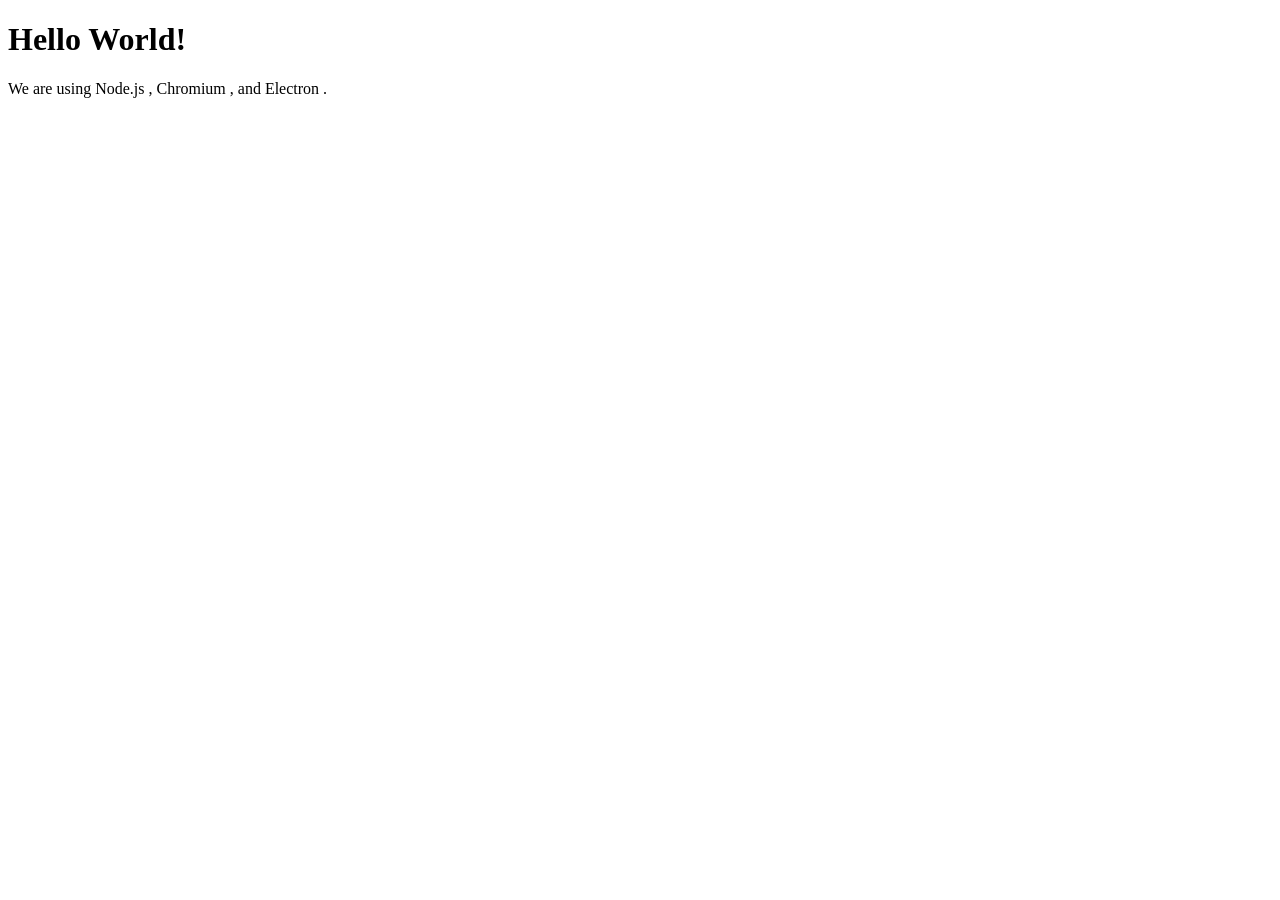
<file: circuitjs1/app/index.html>
<!DOCTYPE html>
<html>
  <head>
    <meta charset="UTF-8">
    <title>CircuitJS1</title>
  </head>
  <body>
    <h1>Hello World!</h1>
    <!-- All of the Node.js APIs are available in this renderer process. -->
    We are using Node.js <script>document.write(process.versions.node)</script>,
    Chromium <script>document.write(process.versions.chrome)</script>,
    and Electron <script>document.write(process.versions.electron)</script>.

    <script>
      // You can also require other files to run in this process
      const electron = require('electron')
      require('./renderer.js')
    </script>
  </body>
</html>
</file>
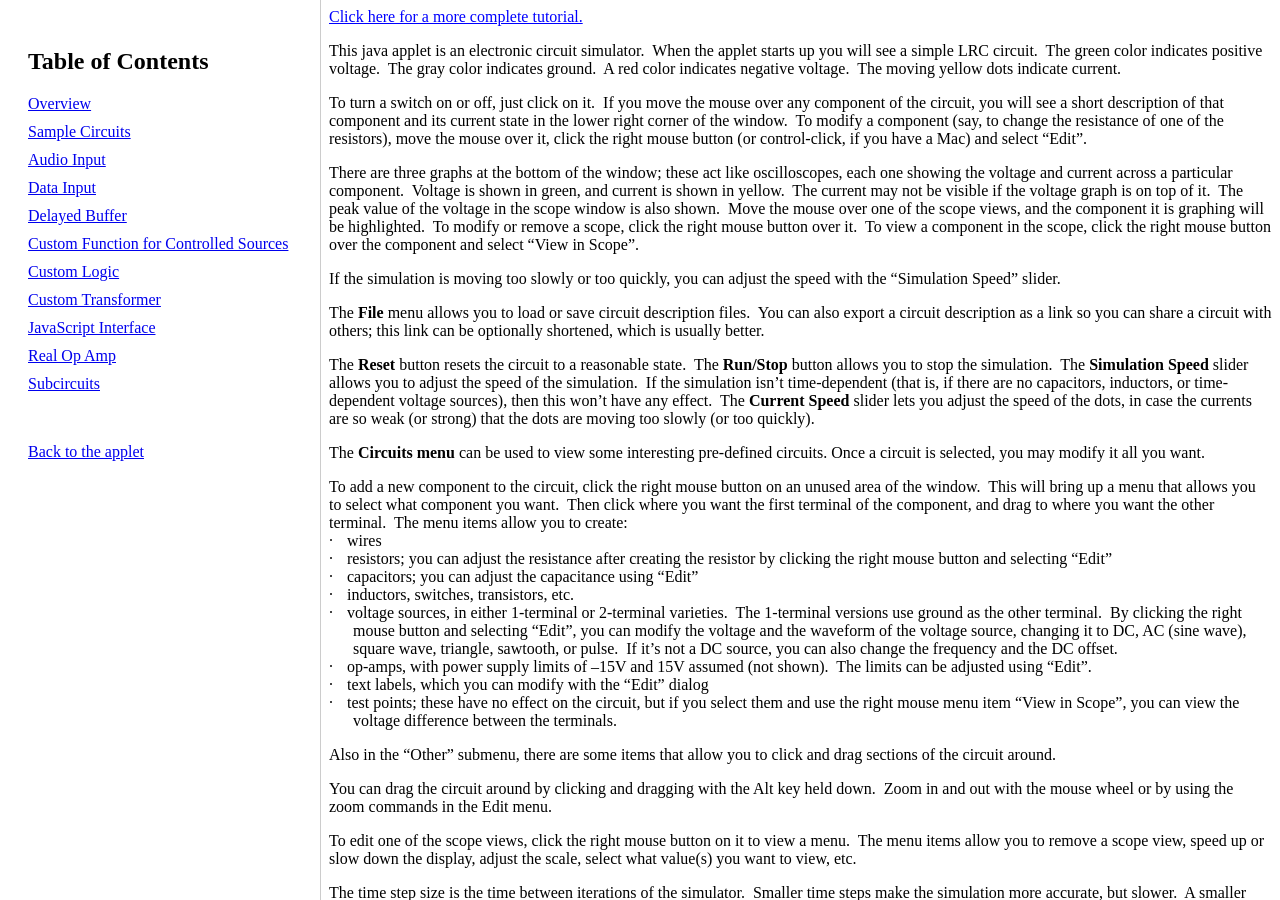
<file: circuitjs1/site/doc/index.html>
<!DOCTYPE html>
<html lang="en">
<head>
    <meta charset="UTF-8">
    <meta name="viewport" content="width=device-width, initial-scale=1.0">
    <title>CircuitJS1 Documentation</title>
    <style>
        body {
            margin: 0;
            padding: 0;
            font-family: Arial, sans-serif;
            display: flex;
            height: 100vh;
            overflow: hidden;
        }
        #toc {
            width: 25%;
            border-right: 1px solid #ccc;
            overflow-y: auto;
        }
        #content {
            width: 75%;
            overflow-y: auto;
        }
        iframe {
            width: 100%;
            height: 100%;
            border: none;
        }
    </style>
</head>
<body>
    <div id="toc">
        <iframe src="toc.html" frameborder="0"></iframe>
    </div>
    <div id="content">
        <iframe src="overview.html" frameborder="0"></iframe>
    </div>
</body>

</html>
</file>
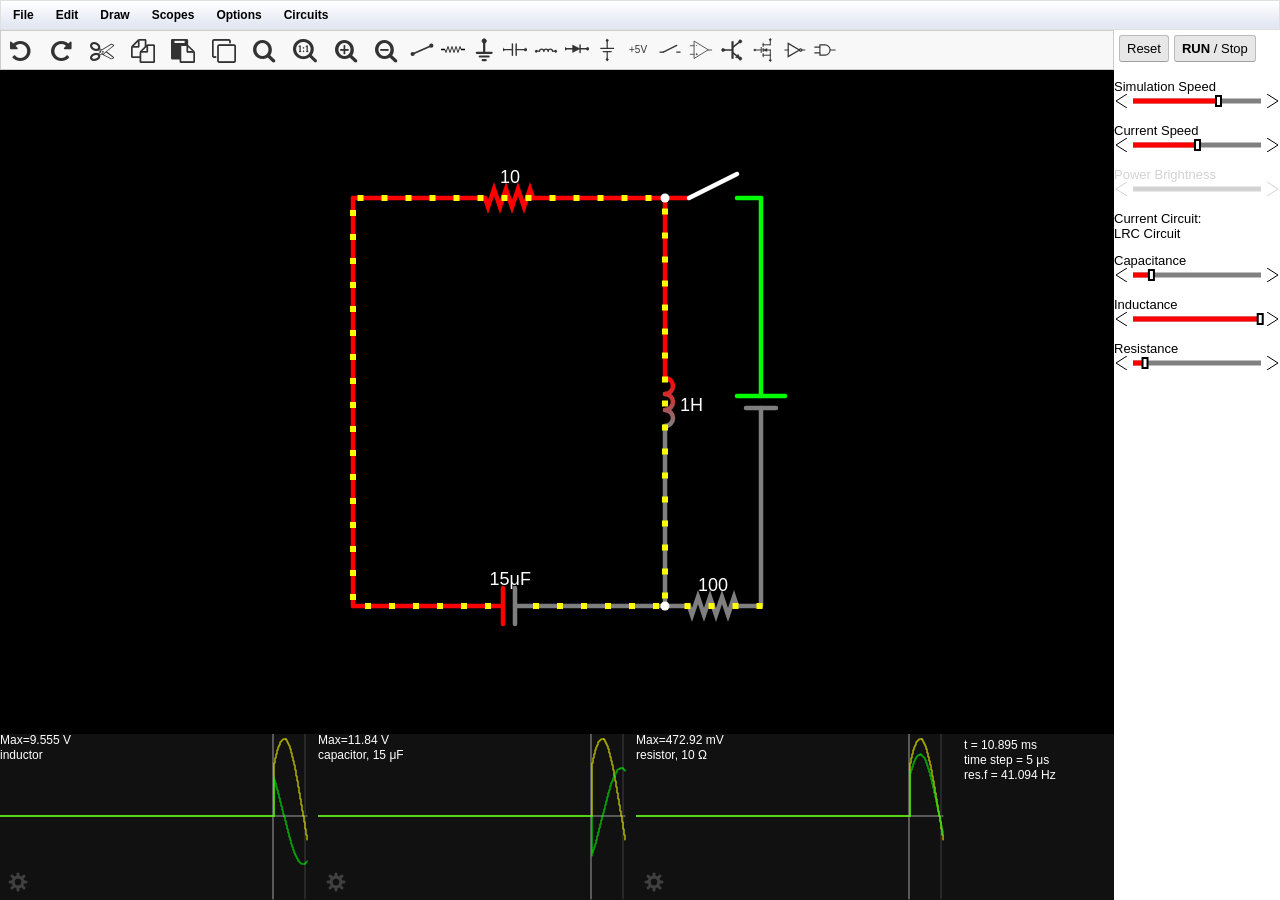
<file: circuitjs1/site/circuitjs.html>
<!DOCTYPE html>
<html>
  <head>
  <link rel="manifest" href="/circuit/manifest.json">
  
    <!-- Properties can be specified to influence deferred binding -->
    <meta name='gwt:property' content='locale=en_UK'>
    
    
    <!-- Titles are optional, but useful -->
    <title></title>

<style>
.disabled {
	color: lightgray
}
.topSpace {
	margin-top: 12px;
}
.cursorPointer {
   cursor: default;
}
.cursorCross {
   cursor: crosshair;
}

.cursorSplitter {
   cursor: row-resize;
}

.gwt-MenuItem-disabled {
	color: lightgray;
}
.offScreen {
	position: absolute;
	right: 101%;
	overflow: hidden;
}
.gwt-Frame{
	scrolling="no";
	border: 0px !important;
}

.gwt-MenuItem {
	font-size: 12px !important;
}

.gwt-MenuBar-horizontal {
	font-size: 12px !important;
	}
	
.gwt-Label-selected {
	font-size: 1.3em;
	font-weight: 700;
	border-top: 1px solid black;
	border-bottom: 1px solid black;
}
.gwt-Label-1off {
	color: DarkGray;
}

.gwt-Label-2off {
	font-size:0.8em;
	color: LightGray;
}

.gwt-Label-current {
}

.gwt-Button.chbut {
	padding:3px;
	margin: 3px;
}

.gwt-Button.chbut.chsel {
	font-weight: bold;
}

.gwt-Button.chbut-black {
	background: black;
	color: white;
}

.gwt-Button.chbut-white {
	background: white;
	color: black;
}

.gwt-TextBox.scalebox {
	width: 100px;
}

.gwt-Button.expand-but {
	line-height: 0;
	font-size: 13px;
	margin-right: 5px;
	border-radius:0px;
	display: inline-block;
	text-align: center;
	width: 15px;
	height: 15px;
	padding-left: 0;
	padding-right: 0;
	padding-bottom:1px;
	padding-top:0;
	margin-bottom:1px;
	background:gray;
	color:white;
}


.topButton-red {
    margin-top: 5px;
    margin-bottom: 5px;
    margin-left:5px;
    padding: 5px 7px;
    text-decoration: none;
    color: #ffffff;
    cursor: pointer;
    cursor: hand;
    font-size: small;
    background-color: #ff0000; 
    border: 1px solid #bbb;
    border-bottom: 1px solid #a0a0a0;
    border-radius: 3px;
    -moz-border-radius: 3px;
}

.topButton {
    margin-top: 5px;
    margin-bottom: 5px;
    margin-left:5px;
    padding: 5px 7px;
    text-decoration: none;
    cursor: pointer;
    cursor: hand;
    font-size: small;
    background-color: #e7e7e7; 
    border: 1px solid #bbb;
    border-bottom: 1px solid #a0a0a0;
    border-radius: 3px;
    -moz-border-radius: 3px;
}

.radioPanel label {
	margin-right: 15px;
}

</style>

<link rel="stylesheet" href="font/fontello.css">

</head>
  <body>
  <!-- Include the next line to allow support for dropbox import/export. You will need your own app key. -->
  <!--<script type="text/javascript" src="https://www.dropbox.com/static/api/2/dropins.js" id="dropboxjs" data-app-key="YOUR_KEY"></script>-->

  <script language="javascript" src="lz-string.min.js"></script>
   
    <!-- This script tag is what actually loads the GWT module.  The -->
    <!-- 'nocache.js' file (also called a "selection script") is     -->
    <!-- produced by the GWT compiler in the module output directory -->
    <!-- or generated automatically in development mode.             -->
    <script language="javascript" src="circuitjs1/circuitjs1.nocache.js"></script>
    
    <!-- Include a history iframe to enable full GWT history support -->
    <!-- (the id must be exactly as shown)                           -->
    <iframe src="javascript:''" id="__gwt_historyFrame" style="width:0;height:0;border:0"></iframe>
    
    <script>
    if ('serviceWorker' in navigator) {
      window.addEventListener('load', () => {
	navigator.serviceWorker.register('service-worker.js').then(registration => {
	  console.log('Service Worker registered with scope:', registration.scope);
	}).catch(error => {
	  console.error('Service Worker registration failed:', error);
	});
      });
    }
    </script>

  </body>
 </html>
</file>
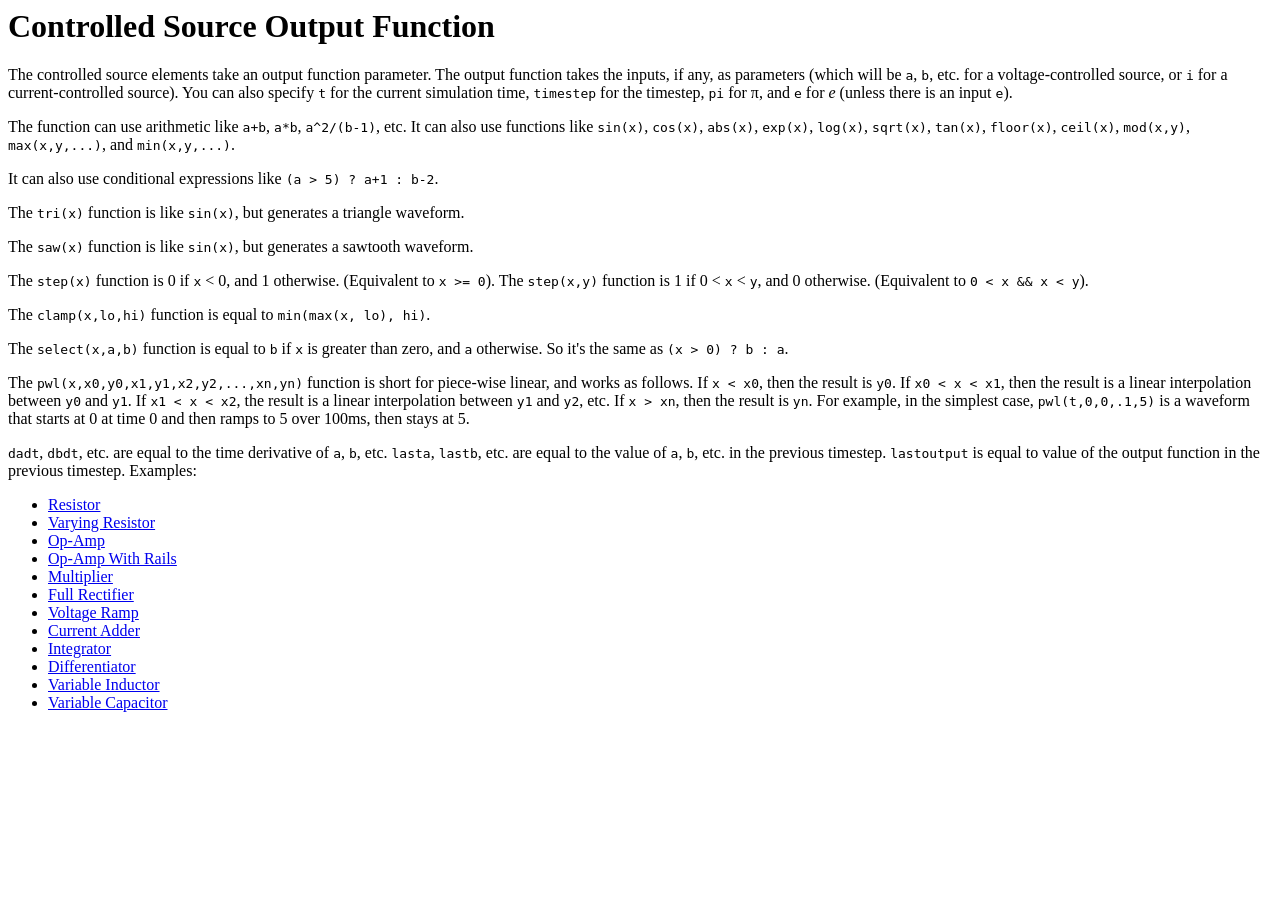
<file: circuitjs1/site/customfunction.html>
<html><head>
<meta http-equiv="content-type" content="text/html; charset=windows-1252"><style>#header + #content > #left > #rlblock_left,
#content > #right > .dose > .dosesingle,
#content > #center > .dose > .dosesingle
{display:none !important;}</style><style>img[src="http://s05.flagcounter.com/count/pTvk/bg=FFFFFF/txt=000000/border=CCCCCC/columns=6/maxflags=36/viewers=0/labels=0/"]
{display:none !important;}</style></head><body><h1>Controlled Source Output Function</h1>
The controlled source elements take an output function parameter.  The output function takes the inputs, if any,
as parameters (which will be <tt>a</tt>, <tt>b</tt>, etc. for a voltage-controlled source, or <tt>i</tt> for a current-controlled source).  You
can also specify <tt>t</tt> for
the current simulation time, <tt>timestep</tt> for the timestep, <tt>pi</tt> for &pi;, and <tt>e</tt> for <i>e</i> (unless there is an input <tt>e</tt>).
<p>
The function can use arithmetic like <tt>a+b</tt>, <tt>a*b</tt>, <tt>a^2/(b-1)</tt>, etc.  It can also use functions like
<tt>sin(x)</tt>,
<tt>cos(x)</tt>,
<tt>abs(x)</tt>,
<tt>exp(x)</tt>,
<tt>log(x)</tt>,
<tt>sqrt(x)</tt>,
<tt>tan(x)</tt>,
<tt>floor(x)</tt>,
<tt>ceil(x)</tt>,
<tt>mod(x,y)</tt>,
<tt>max(x,y,...)</tt>,
and
<tt>min(x,y,...)</tt>.
</p><p>
It can also use conditional expressions like <tt>(a > 5) ? a+1 : b-2</tt>.
</p><p>
The <tt>tri(x)</tt> function is like <tt>sin(x)</tt>, but generates a triangle waveform.
</p><p>
The <tt>saw(x)</tt> function is like <tt>sin(x)</tt>, but generates a sawtooth waveform.
</p><p>
The <tt>step(x)</tt> function is 0 if <tt>x</tt> < 0, and 1 otherwise.  (Equivalent to <tt>x >= 0</tt>).
The <tt>step(x,y)</tt> function is 1 if 0 < <tt>x</tt> < <tt>y</tt>, and 0 otherwise.  (Equivalent to <tt>0 < x && x < y</tt>).
</p><p>
The <tt>clamp(x,lo,hi)</tt> function is equal to <tt>min(max(x, lo), hi)</tt>.
</p><p>
The <tt>select(x,a,b)</tt> function is equal to <tt>b</tt> if <tt>x</tt> is greater than zero, and <tt>a</tt> otherwise.  So it's the same as <tt>(x > 0) ? b : a</tt>.
</p><p>
The <tt>pwl(x,x0,y0,x1,y1,x2,y2,...,xn,yn)</tt> function is short for piece-wise linear, and works as follows.  If <tt>x < x0</tt>, then
the result is <tt>y0</tt>.  If <tt>x0 < x < x1</tt>, then the result is a linear interpolation between <tt>y0</tt> and <tt>y1</tt>.
If <tt>x1 < x < x2</tt>, the result is a linear interpolation between <tt>y1</tt> and <tt>y2</tt>, etc.  If <tt>x > xn</tt>, then the
result is <tt>yn</tt>.  For example, in the simplest case, <tt>pwl(t,0,0,.1,5)</tt> is a waveform that starts at 0 at time 0 and then
ramps to 5 over 100ms, then stays at 5.
</p><p>
<tt>dadt</tt>, <tt>dbdt</tt>, etc. are equal to the time derivative of <tt>a</tt>, <tt>b</tt>, etc.
<tt>lasta</tt>, <tt>lastb</tt>, etc. are equal to the value of <tt>a</tt>, <tt>b</tt>, etc. in the previous timestep.
<tt>lastoutput</tt> is equal to value of the output function in the previous timestep.
Examples:
<ul>
<li><a href="circuitjs.html?cct=$+1+0.000005+10.20027730826997+58+5+50%0A213+464+288+528+288+0+2+-(a-b)/1000%0Aw+464+288+464+240+0%0Aw+464+240+560+240+0%0Aw+560+240+560+288+0%0Aw+464+320+464+368+0%0Aw+464+368+560+368+0%0Aw+560+368+560+320+1%0Ag+464+368+464+400+0%0AR+464+240+464+176+0+0+40+5+0+0+0.5%0A">Resistor</a>
<li><a href="circuitjs.html?cct=$+1+0.000005+10.20027730826997+58+5+50%0A213+464+288+528+288+0+3+-(a-c)/(1000*(1%5Cpb))%0Aw+464+288+464+240+0%0Aw+464+240+560+240+0%0Aw+560+240+560+288+0%0Aw+464+384+560+384+0%0Aw+560+384+560+320+1%0Ag+464+384+464+416+0%0AR+464+240+464+176+0+0+40+5+0+0+0.5%0Aw+464+352+464+384+0%0AR+464+320+400+320+0+2+40+2+3+0+0.5%0A">Varying Resistor</a>
<li><a href="circuitjs.html?cct=$+1+0.000005+10.20027730826997+57+5+50%0Av+96+256+96+112+0+1+40+5+0+0+0.5%0Ag+96+256+96+304+0%0Aw+192+208+192+256+0%0Aw+336+176+336+256+0%0Ar+192+256+336+256+0+2000%0Ar+96+256+192+256+0+1000%0Aw+96+112+192+112+0%0Aw+192+112+192+176+0%0AO+336+176+400+176+0%0A212+192+176+288+176+0+2+(a-b)*1000%0Ag+288+208+288+224+0%0Aw+288+176+336+176+0%0Ao+0+64+0+4098+10+0.00009765625+0+2+0+3%0Ao+8+64+0+4098+20+0.00009765625+1+1%0A">Op-Amp</a>
<li><a href="circuitjs.html?cct=$+1+0.000005+10.20027730826997+57+5+50%0Av+96+336+96+176+0+1+40+5+0+0+0.5%0Ag+96+336+96+384+0%0Aw+160+208+160+336+0%0Aw+352+176+352+336+0%0Ar+160+336+352+336+0+2000%0Ar+96+336+160+336+0+1000%0AO+352+176+464+176+0%0A212+224+176+320+176+0+4+clamp((a-b)*1000,d,c)%0Aw+320+176+352+176+0%0Aw+160+208+224+208+0%0Aw+96+176+224+176+0%0Ag+320+208+320+224+0%0AR+224+240+192+240+0+0+40+10+0+0+0.5%0AR+224+272+192+272+0+0+40+-10+0+0+0.5%0Ao+0+64+0+4098+10+0.00009765625+0+2+0+3%0Ao+6+64+0+4098+20+0.00009765625+1+1%0A">Op-Amp With Rails</a>
<li><a href="circuitjs.html?cct=$+1+0.000005+10.20027730826997+50+5+50%0A212+496+272+544+272+0+2+a*b%0AR+496+272+448+272+0+1+40+5+0+0+0.5%0Aw+496+304+496+336+0%0AR+496+336+448+336+0+1+88+5+0+0+0.5%0Ag+592+304+592+320+0%0AO+592+272+672+272+0%0Ao+1+64+0+12291+24.99332860963738+0.0001+0+5+1+3+3+0+3+3+5+0%0A">Multiplier</a>
<li><a href="circuitjs.html?cct=$+1+0.000005+16.817414165184545+50+5+50%0A212+496+272+544+272+0+1+abs(a)%0AR+496+272+448+272+0+1+40+5+0+0+0.5%0Ag+592+304+592+320+0%0AO+592+272+672+272+0%0Ao+1+64+0+12291+5.000000000000001+0.0001+0+3+1+3+3+0%0A">Full Rectifier</a>
<li><a href="circuitjs.html?cct=$+1+0.000005+10.20027730826997+50+5+50%0A212+448+224+480+224+0+0+pwl(t,0,0,.1,5)%0Ag+544+256+544+288+0%0Ar+544+224+624+224+0+1000%0Ag+624+224+624+256+0%0Ao+2+64+0+4098+5+0.003125+0+2+2+3%0A">Voltage Ramp</a>
<li><a href="circuitjs.html?cct=$+1+0.000005+10.20027730826997+50+5+50%0A214+304+192+336+192+0+2+i%0A214+304+288+352+288+0+2+i%0A213+464+240+480+240+0+2+a%5Cpb%0Aw+400+192+464+192+0%0Aw+464+192+464+240+0%0Aw+400+288+464+288+0%0Aw+464+288+464+272+0%0Ag+400+224+400+256+0%0Ag+400+320+400+352+0%0Aw+560+240+560+208+0%0Aw+560+208+624+208+1%0Ar+624+208+624+304+0+1000%0Aw+560+272+560+304+0%0Aw+560+304+624+304+0%0Ag+624+304+624+320+0%0Ai+224+192+304+192+0+0.015%0Aw+224+192+224+224+0%0Aw+224+224+304+224+0%0Aw+224+288+224+320+0%0Aw+224+320+304+320+0%0Ai+224+288+304+288+0+0.005%0A">Current Adder</a>
<li><a href="circuitjs.html?ctz=[base64]">Integrator</a>
<li><a href="circuitjs.html?ctz=[base64]">Differentiator</a>
<li><a href="circuitjs.html?ctz=[base64]">Variable Inductor</a>
<li><a href="circuitjs.html?ctz=[base64]">Variable Capacitor</a>
</ul>
</body></html>
</file>
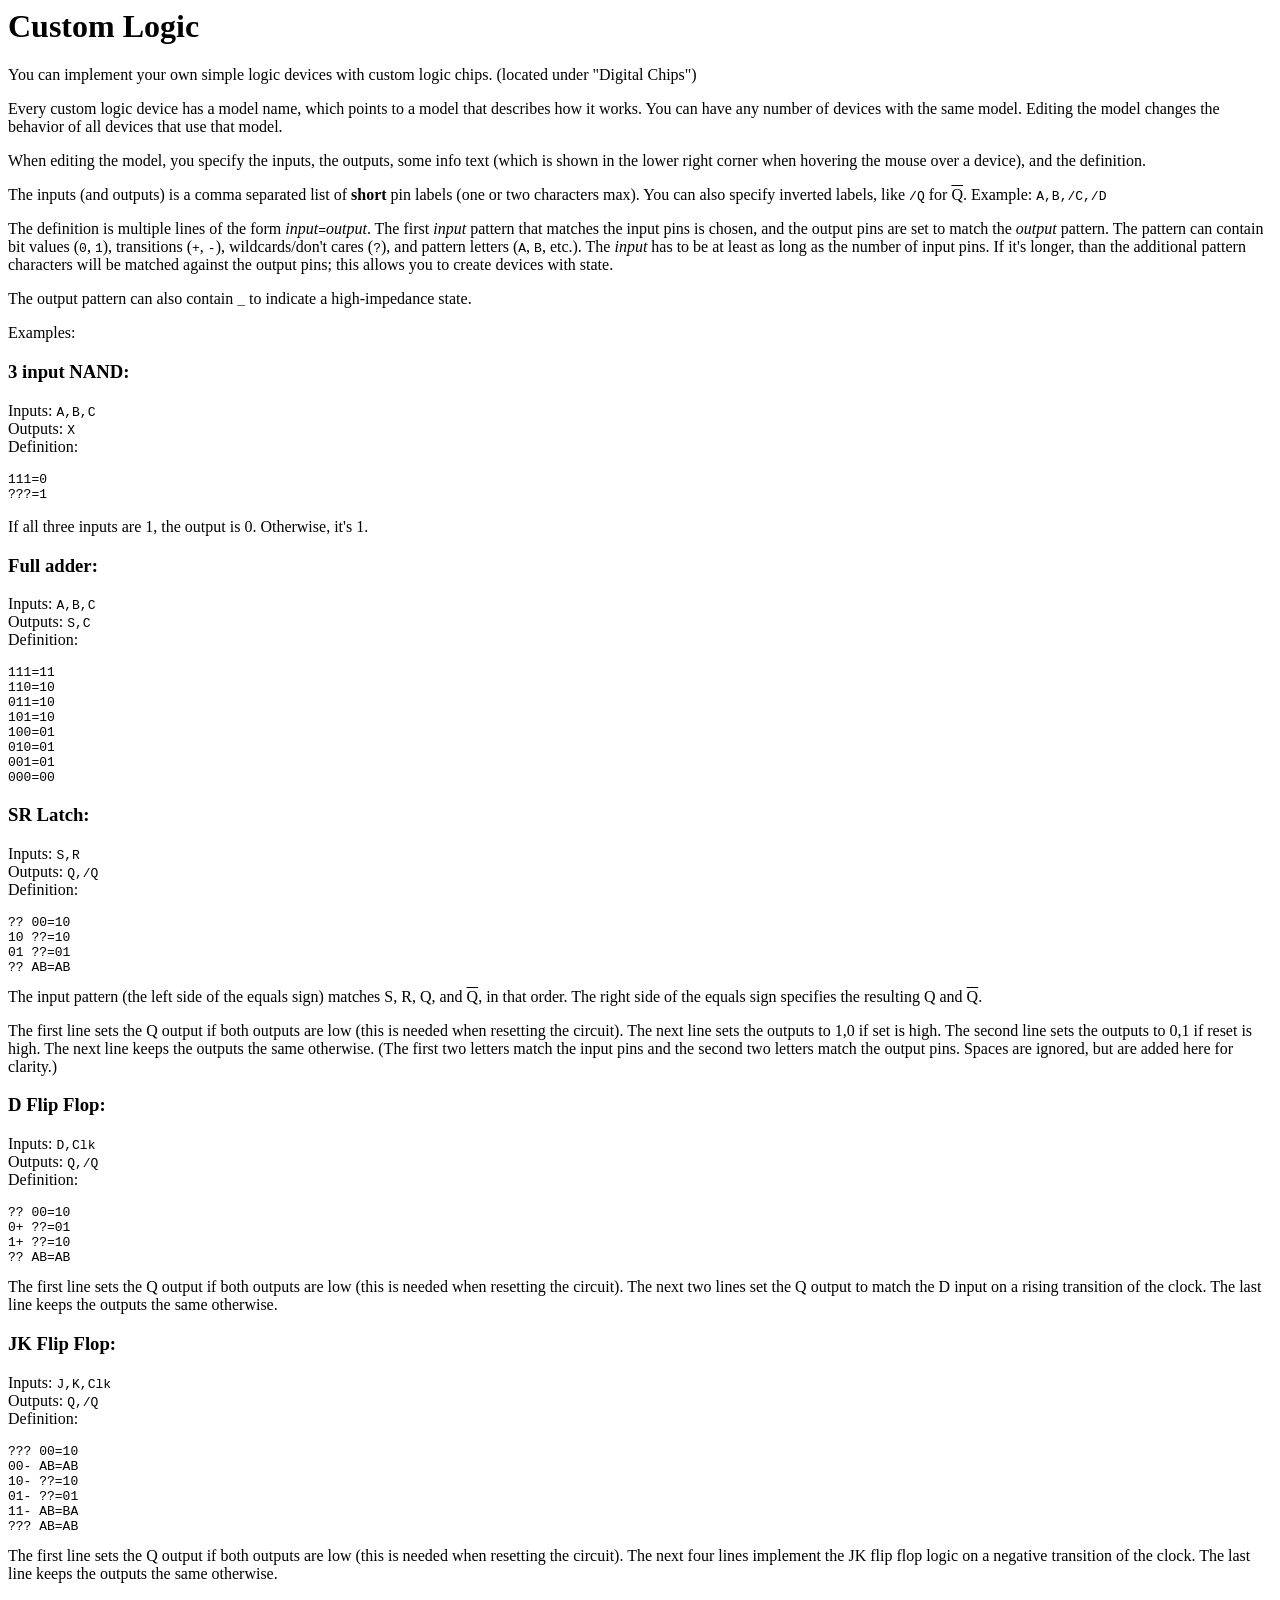
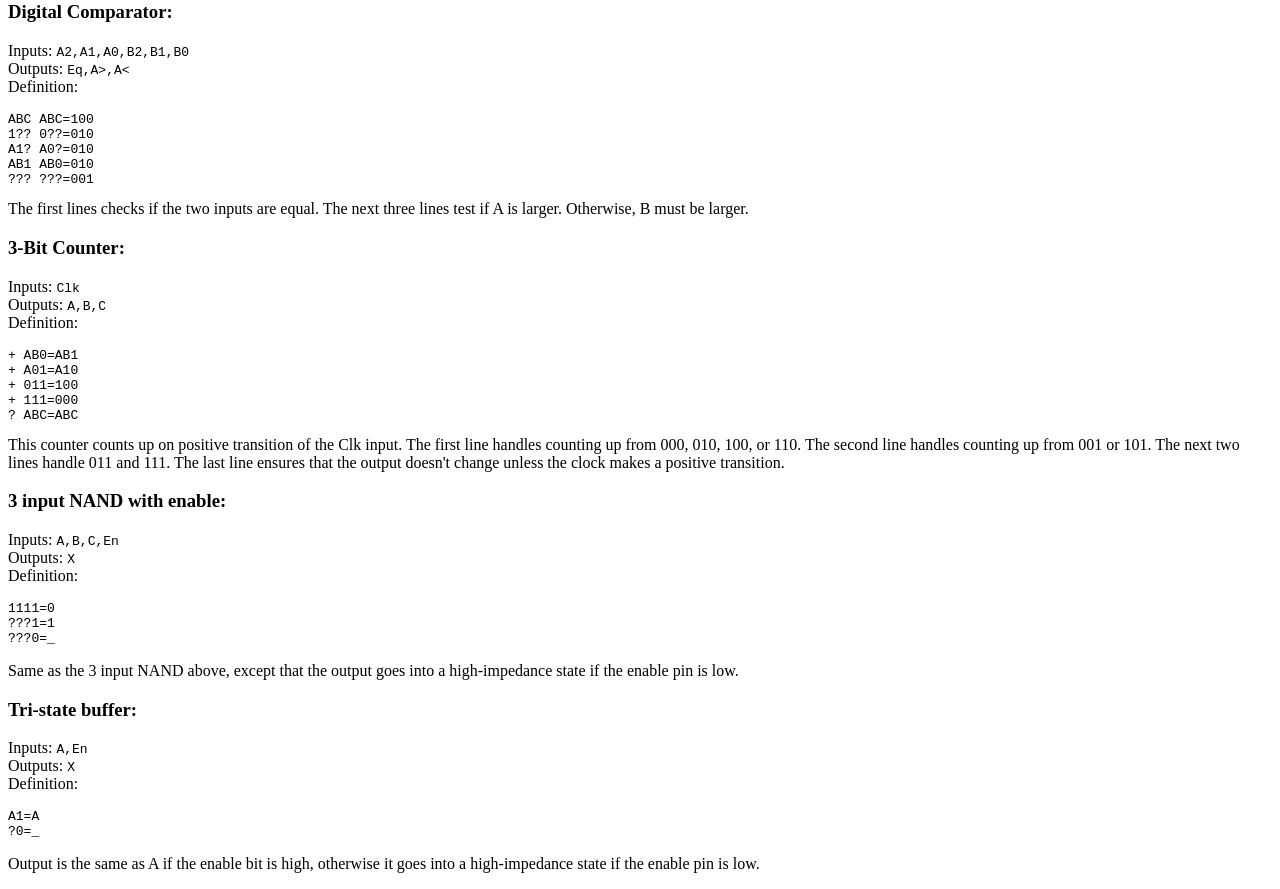
<file: circuitjs1/site/customlogic.html>
<html><head>
<meta http-equiv="content-type" content="text/html; charset=windows-1252"><style>#header + #content > #left > #rlblock_left,
#content > #right > .dose > .dosesingle,
#content > #center > .dose > .dosesingle
{display:none !important;}</style><style>img[src="http://s05.flagcounter.com/count/pTvk/bg=FFFFFF/txt=000000/border=CCCCCC/columns=6/maxflags=36/viewers=0/labels=0/"]
{display:none !important;}</style></head><body><h1>Custom Logic</h1>
You can implement your own simple logic devices with custom logic chips.  (located under "Digital Chips")
<p>
Every custom logic device has a model name, which points to a model that describes how it works.  You can have any number of
devices with the same model.  Editing the model changes the behavior of all devices that use that model.
</p><p>
When editing the model, you specify the inputs, the outputs, some info text (which is shown in the lower right
corner when hovering the mouse over a device), and the definition.
</p><p>
The inputs (and outputs) is a comma separated list of <b>short</b> pin labels (one or two characters max).  You can also
specify inverted labels, like <tt>/Q</tt> for <span style="text-decoration: overline">Q</span>.  Example: <tt>A,B,/C,/D</tt>
</p><p>
The definition is multiple lines of the form <i>input</i><tt>=</tt><i>output</i>.  The first <i>input</i> pattern that matches the
input pins is chosen, and the output pins are set to match the <i>output</i> pattern.  The pattern can contain bit values
(<tt>0</tt>, <tt>1</tt>), transitions (<tt>+</tt>, <tt>-</tt>), wildcards/don't cares (<tt>?</tt>), and pattern letters
(<tt>A</tt>, <tt>B</tt>, etc.).  The <i>input</i> has to be at least as long as the number of input pins.  If it's longer,
than the additional pattern characters will be matched against the output pins; this allows you to create devices with state.
</p><p>
The output pattern can also contain <tt>_</tt> to indicate a high-impedance state.
</p><p>
Examples: 
</p><p>
</p><h3> 3 input NAND: </h3>
<p>
Inputs: <tt>A,B,C</tt><br>
Outputs: <tt>X</tt><br>
Definition:</p><pre>111=0
???=1
</pre>
<p>
If all three inputs are 1, the output is 0.  Otherwise, it's 1.
</p><p>
</p><h3>Full adder:</h3>
<p>
Inputs: <tt>A,B,C</tt><br>
Outputs: <tt>S,C</tt><br>
Definition:</p><pre>111=11
110=10
011=10
101=10
100=01
010=01
001=01
000=00
</pre>
<h3>SR Latch:</h3>
<p>
Inputs: <tt>S,R</tt><br>
Outputs: <tt>Q,/Q</tt><br>
Definition:</p><pre>?? 00=10
10 ??=10
01 ??=01
?? AB=AB
</pre>
The input pattern (the left side of the equals sign) matches S, R, Q, and
<span style="text-decoration: overline">Q</span>, in that order.  The right side of
the equals sign specifies the resulting Q and
<span style="text-decoration: overline">Q</span>.
<p>
The first line sets the Q output if both outputs are low (this is needed
 when resetting the circuit).
The next line sets the outputs to 1,0 if set is high.  The second line 
sets the outputs to 0,1 if reset is high.  The next
line keeps the outputs the same otherwise.  (The first two letters match
 the input pins and the second two letters match the output
pins.  Spaces are ignored, but are added here for clarity.)
</p><h3>D Flip Flop:</h3>
<p>
Inputs: <tt>D,Clk</tt><br>
Outputs: <tt>Q,/Q</tt><br>
Definition:</p><pre>?? 00=10
0+ ??=01
1+ ??=10
?? AB=AB
</pre>
The first line sets the Q output if both outputs are low (this is needed when resetting the circuit).
The next two lines set the Q output to match the D input on a rising transition of the clock.  The last 
line keeps the outputs the same otherwise.
<h3>JK Flip Flop:</h3>
<p>
Inputs: <tt>J,K,Clk</tt><br>
Outputs: <tt>Q,/Q</tt><br>
Definition:</p><pre>??? 00=10
00- AB=AB
10- ??=10
01- ??=01
11- AB=BA
??? AB=AB
</pre>
The first line sets the Q output if both outputs are low (this is needed when resetting the circuit).
The next four
lines implement the JK flip flop logic
on a negative transition of the clock.  The last line keeps the outputs the same otherwise.
<h3>Digital Comparator:</h3>
<p>
Inputs: <tt>A2,A1,A0,B2,B1,B0</tt><br>
Outputs: <tt>Eq,A&gt;,A&lt;</tt><br>
Definition:</p><pre>ABC ABC=100
1?? 0??=010
A1? A0?=010
AB1 AB0=010
??? ???=001
</pre>
The first lines checks if the two inputs are equal.  The next three lines test if A is larger.  Otherwise, B must be larger.
<p>
<h3>3-Bit Counter:</h3>
<p>
Inputs: <tt>Clk</tt><br>
Outputs: <tt>A,B,C</tt><br>
Definition:</p><pre>+ AB0=AB1
+ A01=A10
+ 011=100
+ 111=000
? ABC=ABC
</pre>
This counter counts up on positive transition of the Clk input.  The first line handles counting up from 000, 010, 100, or 110.  The second line handles counting up from 001 or 101.  The next two lines handle 011 and 111.  The last line ensures that the output doesn't change unless the clock makes a positive transition.
</p><h3> 3 input NAND with enable: </h3>
<p>
Inputs: <tt>A,B,C,En</tt><br>
Outputs: <tt>X</tt><br>
Definition:</p><pre>1111=0
???1=1
???0=_
</pre>
<p>
Same as the 3 input NAND above, except that the output goes into a high-impedance state if the enable pin is low.
</p><p>
</p><h3> Tri-state buffer: </h3>
<p>
Inputs: <tt>A,En</tt><br>
Outputs: <tt>X</tt><br>
Definition:</p><pre>A1=A
?0=_
</pre>
<p>
Output is the same as A if the enable bit is high, otherwise it
goes into a high-impedance state if the enable pin is low.
</p><p>
</body></html>
</body></html>
</file>
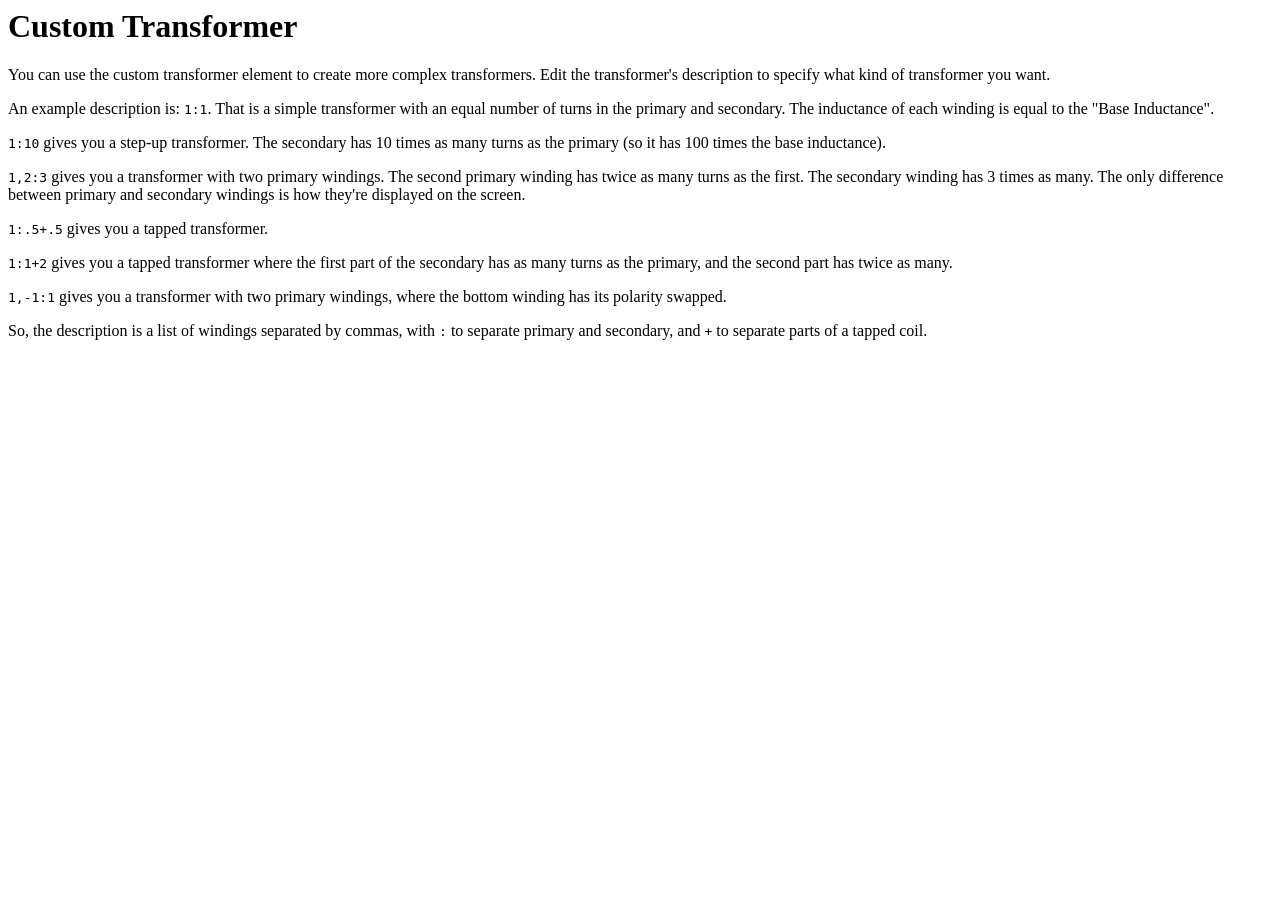
<file: circuitjs1/site/customtransformer.html>
<html><head>
<meta http-equiv="content-type" content="text/html; charset=windows-1252"><style>#header + #content > #left > #rlblock_left,
#content > #right > .dose > .dosesingle,
#content > #center > .dose > .dosesingle
{display:none !important;}</style><style>img[src="http://s05.flagcounter.com/count/pTvk/bg=FFFFFF/txt=000000/border=CCCCCC/columns=6/maxflags=36/viewers=0/labels=0/"]
{display:none !important;}</style></head><body><h1>Custom Transformer</h1>
You can use the custom transformer element to create more complex transformers.  Edit the transformer's description
to specify what kind of transformer you want.
<p>
An example description is: <tt>1:1</tt>.  That is a simple transformer with an equal number of turns in the primary
and secondary.  The inductance of each winding is equal to the "Base Inductance".
<p>
<tt>1:10</tt> gives you a step-up transformer.  The secondary has 10 times as many turns as the primary (so
it has 100 times the base inductance).
<p>
<tt>1,2:3</tt> gives you a transformer with two primary windings.  The second primary winding has twice as many
turns as the first.  The secondary winding has 3 times as many.  The only difference between primary and secondary
windings is how they're displayed on the screen.
<p>
<tt>1:.5+.5</tt> gives you a tapped transformer.
<p>
<tt>1:1+2</tt> gives you a tapped transformer where the first part of the secondary has as many turns as the primary,
and the second part has twice as many.
<p>
<tt>1,-1:1</tt> gives you a transformer with two primary windings, where the bottom winding has its polarity swapped.
<p>
So, the description is a list of windings separated by commas, with <tt>:</tt> to separate primary and secondary,
and <tt>+</tt> to separate parts of a tapped coil.
</body></html>
</file>
<file: circuitjs1/site/font/fontello.css>
@font-face {
  font-family: 'fontello';
  src: url('../font/fontello.eot?11951332');
  src: url('../font/fontello.eot?11951332#iefix') format('embedded-opentype'),
       url('../font/fontello.woff2?11951332') format('woff2'),
       url('../font/fontello.woff?11951332') format('woff'),
       url('../font/fontello.ttf?11951332') format('truetype'),
       url('../font/fontello.svg?11951332#fontello') format('svg');
  font-weight: normal;
  font-style: normal;
}
/* Chrome hack: SVG is rendered more smooth in Windozze. 100% magic, uncomment if you need it. */
/* Note, that will break hinting! In other OS-es font will be not as sharp as it could be */
/*
@media screen and (-webkit-min-device-pixel-ratio:0) {
  @font-face {
    font-family: 'fontello';
    src: url('../font/fontello.svg?11951332#fontello') format('svg');
  }
}
*/
[class^="cirjsicon-"]:before, [class*=" cirjsicon-"]:before {
  font-family: "fontello";
  font-style: normal;
  font-weight: normal;
  speak: never;

  display: inline-block;
  text-decoration: inherit;
  width: 1em;
  margin-right: .2em;
  text-align: center;
  /* opacity: .8; */

  /* For safety - reset parent styles, that can break glyph codes*/
  font-variant: normal;
  text-transform: none;

  /* fix buttons height, for twitter bootstrap */
  line-height: 1em;

  /* Animation center compensation - margins should be symmetric */
  /* remove if not needed */
  margin-left: .2em;

  /* you can be more comfortable with increased icons size */
  /* font-size: 120%; */

  /* Font smoothing. That was taken from TWBS */
  -webkit-font-smoothing: antialiased;
  -moz-osx-font-smoothing: grayscale;

  /* Uncomment for 3D effect */
  /* text-shadow: 1px 1px 1px rgba(127, 127, 127, 0.3); */
}

.cirjsicon-floppy:before { content: '\e800'; } /* '' */
.cirjsicon-back-in-time:before { content: '\e801'; } /* '' */
.cirjsicon-ccw:before { content: '\e802'; } /* '' */
.cirjsicon-export:before { content: '\e803'; } /* '' */
.cirjsicon-print:before { content: '\e804'; } /* '' */
.cirjsicon-cw:before { content: '\e805'; } /* '' */
.cirjsicon-scissors:before { content: '\e806'; } /* '' */
.cirjsicon-zoom-11:before { content: '\e807'; } /* '' */
.cirjsicon-target:before { content: '\e808'; } /* '' */
.cirjsicon-info-circled:before { content: '\e809'; } /* '' */
.cirjsicon-zoom-in:before { content: '\e80a'; } /* '' */
.cirjsicon-zoom-out:before { content: '\e80b'; } /* '' */
.cirjsicon-chart-line:before { content: '\e80c'; } /* '' */
.cirjsicon-columns:before { content: '\e80d'; } /* '' */
.cirjsicon-lines:before { content: '\e80e'; } /* '' */
.cirjsicon-docsx:before { content: '\e80f'; } /* '' */
.cirjsicon-select-all:before { content: '\e810'; } /* '' */
.cirjsicon-window:before { content: '\e811'; } /* '' */
.cirjsicon-none:before { content: '\e812'; } /* '' */
.cirjsicon-doc-new:before { content: '\e813'; } /* '' */
.cirjsicon-search:before { content: '\e814'; } /* '' */
.cirjsicon-flip-y:before { content: '\e815'; } /* '' */
.cirjsicon-flip-x:before { content: '\e816'; } /* '' */
.cirjsicon-flip-x-y:before { content: '\e817'; } /* '' */
.cirjsicon-resize-full-alt:before { content: '\f0b2'; } /* '' */
.cirjsicon-copy:before { content: '\f0c5'; } /* '' */
.cirjsicon-magic:before { content: '\f0d0'; } /* '' */
.cirjsicon-paste:before { content: '\f0ea'; } /* '' */
.cirjsicon-doc-text:before { content: '\f0f6'; } /* '' */
.cirjsicon-folder:before { content: '\f115'; } /* '' */
.cirjsicon-image:before { content: '\f1c5'; } /* '' */
.cirjsicon-object-group:before { content: '\f247'; } /* '' */
.cirjsicon-object-ungroup:before { content: '\f248'; } /* '' */
.cirjsicon-clone:before { content: '\f24d'; } /* '' */
.cirjsicon-microchip:before { content: '\f2db'; } /* '' */
.cirjsicon-dropbox:before { content: '\f330'; } /* '' */
</file>
